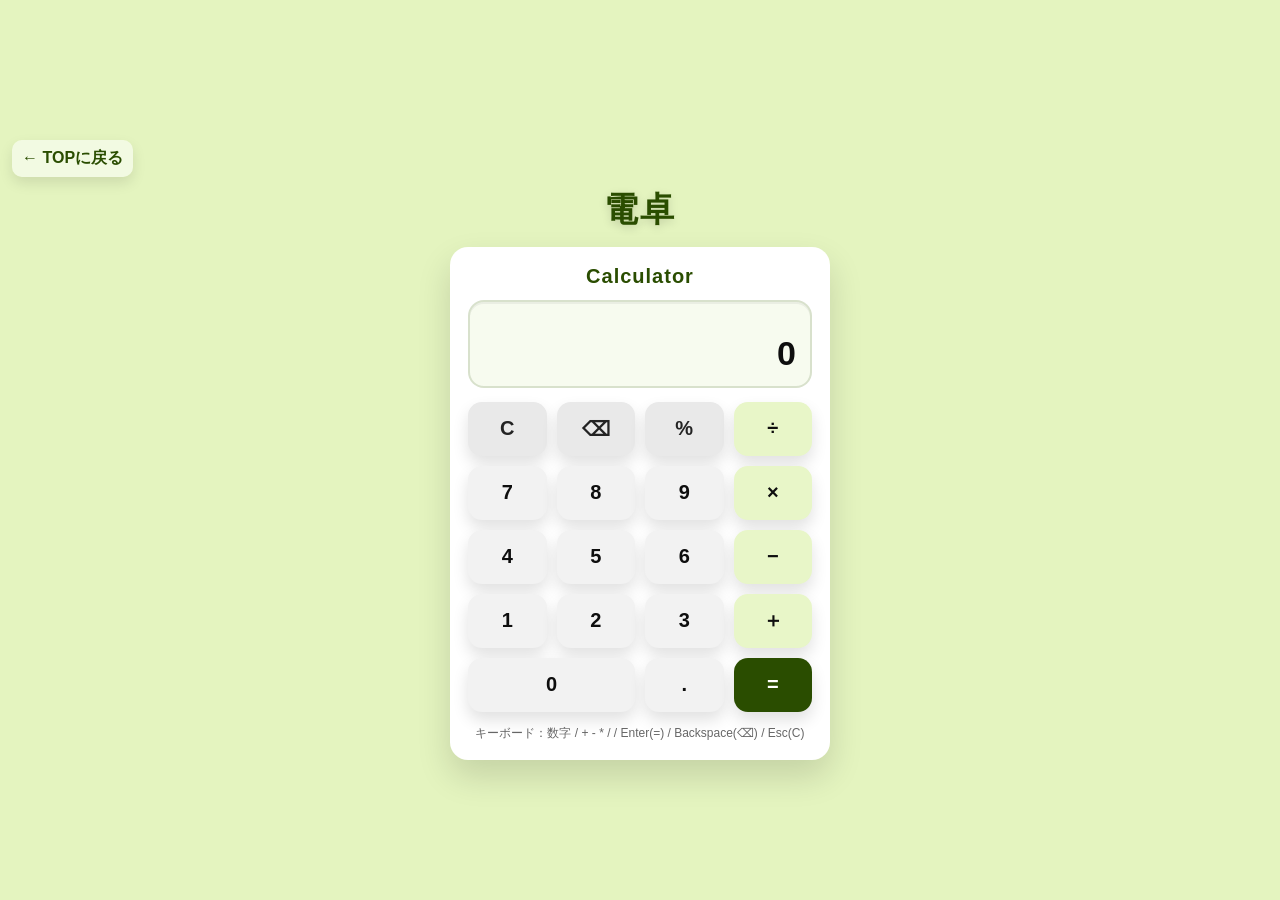
<file: denntaku.html>
<!DOCTYPE html>
<html lang="ja">
<head>
  <meta charset="utf-8" />
  <meta name="viewport" content="width=device-width, initial-scale=1" />
  <title>電卓</title>
   <link rel="stylesheet" href="denntaku.css">
</head>

<body>
    <a href="index.html" class="back">← TOPに戻る</a>
  <h1>電卓</h1>
  <main class="calc">
    <h1>Calculator</h1>

    <div class="screen">
      <div class="expr" id="expr"> </div>
      <div class="result" id="result">0</div>
    </div>

    <div class="keys">
      <button class="key gray" data-action="clear">C</button>
      <button class="key gray" data-action="back">⌫</button>
      <button class="key gray" data-action="percent">%</button>
      <button class="key op" data-op="/">÷</button>

      <button class="key" data-num="7">7</button>
      <button class="key" data-num="8">8</button>
      <button class="key" data-num="9">9</button>
      <button class="key op" data-op="*">×</button>

      <button class="key" data-num="4">4</button>
      <button class="key" data-num="5">5</button>
      <button class="key" data-num="6">6</button>
      <button class="key op" data-op="-">−</button>

      <button class="key" data-num="1">1</button>
      <button class="key" data-num="2">2</button>
      <button class="key" data-num="3">3</button>
      <button class="key op" data-op="+">＋</button>

      <button class="key wide" data-num="0">0</button>
      <button class="key" data-action="dot">.</button>
      <button class="key eq" data-action="equal">=</button>
    </div>

    <p class="hint">キーボード：数字 / + - * / / Enter(=) / Backspace(⌫) / Esc(C)</p>
  </main>

  <script src="dentaku.js"></script>
</body>
</html>
</file>
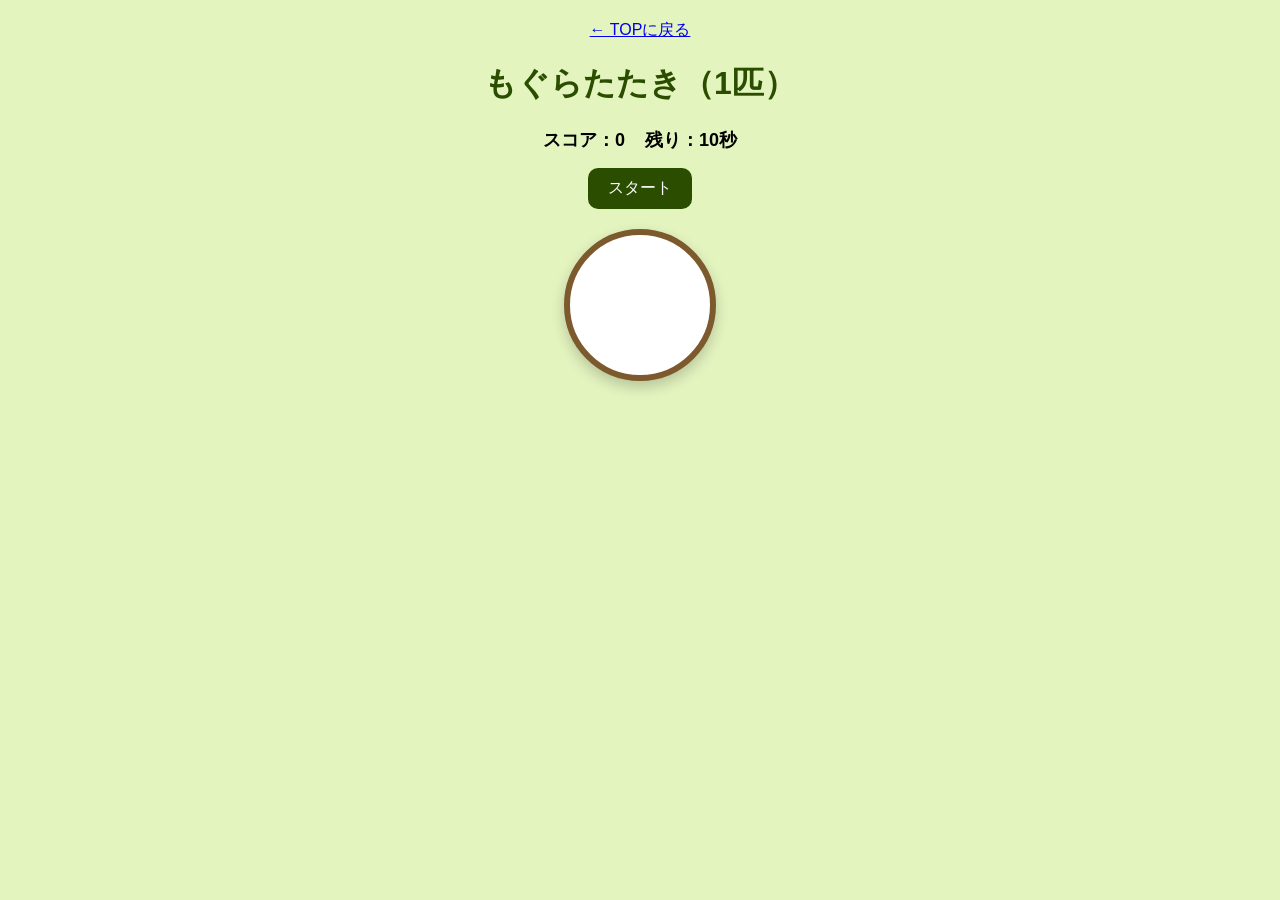
<file: mogura.html>
<!doctype html>
<html lang="ja">
<head>
  <meta charset="utf-8">
  <meta name="viewport" content="width=device-width, initial-scale=1">
  <title>もぐらたたき</title>
  <link rel="stylesheet" href="mogura.css">
</head>

<body>
  <a href="index.html" class="back">← TOPに戻る</a>
  <h1>もぐらたたき（1匹）</h1>

  <div class="info">
    <div>スコア：<span id="score">0</span></div>
    <div>残り：<span id="time">10</span>秒</div>
  </div>

  <button id="start">スタート</button>

  <div class="field">
    <div class="hole" id="hole"></div>
  </div>

  <script src="mogura.js"></script>

</body>
</html>
</file>
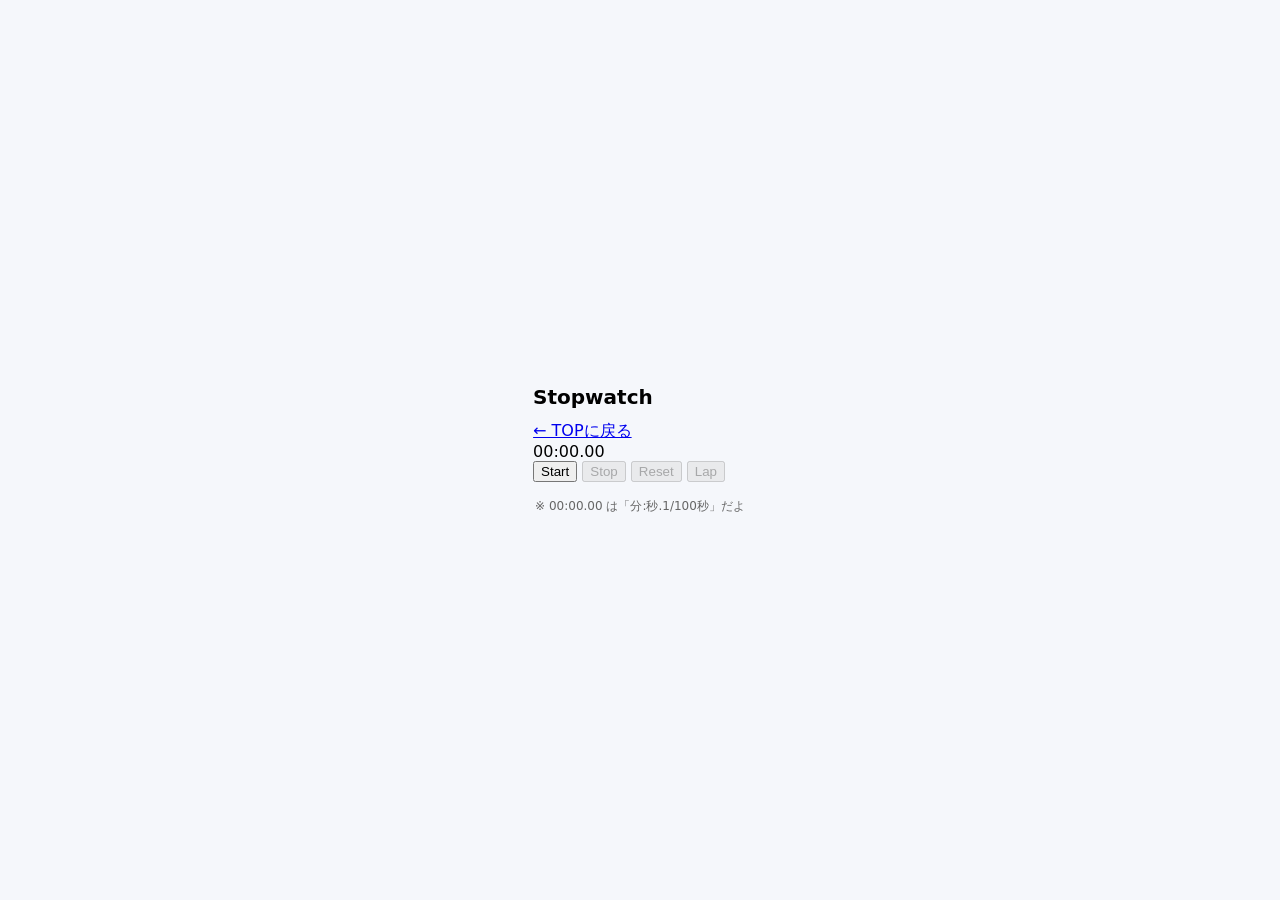
<file: stopwatch.html>
<!doctype html>
<html lang="ja">
<head>
  <meta charset="utf-8" />
  <meta name="viewport" content="width=device-width, initial-scale=1" />
  <title>ストップウォッチ</title>
  <link rel="stylesheet" href="stopwatch.css">
</head>
<body>
  <main class="app">
    <h1>Stopwatch</h1>
    <a href="index.html" class="back">← TOPに戻る</a>
    <div class="time" id="time">00:00.00</div>

    <div class="buttons">
      <button id="startBtn">Start</button>
      <button id="stopBtn" disabled>Stop</button>
      <button id="resetBtn" disabled>Reset</button>
      <button id="lapBtn" disabled>Lap</button>
    </div>

    <ol class="laps" id="laps"></ol>

    <p class="hint">※ 00:00.00 は「分:秒.1/100秒」だよ</p>
  </main>

   <script src="stopwatch.js"></script>
</body>
</html>
</file>
<file: denntaku.css>
@charset "utf-8";

/* ===== リセット ===== */
*{ box-sizing: border-box; }

body{
  margin: 0;
  min-height: 100vh;
  background: #e4f4bf;
  color: #0e0e0e;
  font-family: "YuGothic","Yu Gothic",sans-serif;

  display: flex;
  flex-direction: column;
  align-items: center;
  justify-content: center;
  text-align: center;

  padding: 24px 12px;
}

/* ===== 戻るリンク ===== */
.back{
  align-self: flex-start;
  text-decoration: none;
  color: #2a4d00;
  font-weight: 800;
  margin: 0 0 10px;
  padding: 8px 10px;
  border-radius: 10px;
  background: rgba(255,255,255,0.55);
  box-shadow: 0 6px 14px rgba(0,0,0,0.10);
}

.back:hover{ filter: brightness(0.98); }
.back:active{ transform: translateY(1px); }

/* ===== ページ見出し（外側の電卓） ===== */
body > h1{
  margin: 0 0 14px;
  font-size: 34px;
  font-weight: 900;
  letter-spacing: 2px;
  color: #2a4d00;
  text-shadow: 0 3px 10px rgba(0,0,0,0.15);
}

/* ===== 電卓カード ===== */
.calc{
  width: min(380px, 100%);
  background: #ffffff;
  border-radius: 18px;
  padding: 18px;
  box-shadow: 0 16px 34px rgba(0,0,0,0.14);
}

/* 内側タイトル（Calculator） */
.calc > h1{
  margin: 0 0 12px;
  font-size: 20px;
  font-weight: 900;
  letter-spacing: 1px;
  color: #2a4d00;
}

/* ===== 画面 ===== */
.screen{
  width: 100%;
  border-radius: 16px;
  padding: 12px 14px;
  text-align: right;
  background: #f7fbef;
  border: 2px solid rgba(42,77,0,0.15);
  box-shadow: inset 0 2px 0 rgba(0,0,0,0.05);
  margin-bottom: 14px;
}

.expr{
  min-height: 20px;
  font-size: 14px;
  color: rgba(0,0,0,0.55);
  letter-spacing: 0.5px;
  overflow-wrap: anywhere;
}

.result{
  font-size: 34px;
  font-weight: 900;
  color: #0e0e0e;
  line-height: 1.15;
  overflow-wrap: anywhere;
}

/* ===== キー配置 ===== */
.keys{
  display: grid;
  grid-template-columns: repeat(4, 1fr);
  gap: 10px;
}

/* ===== ボタン共通 ===== */
.key{
  height: 54px;
  border: none;
  border-radius: 14px;
  background: #f2f2f2;
  color: #0e0e0e;

  font-size: 20px;
  font-weight: 900;
  cursor: pointer;

  box-shadow: 0 8px 16px rgba(0,0,0,0.12);
  transition: transform 0.06s ease, filter 0.06s ease;
  user-select: none;
}

.key:hover{ filter: brightness(0.99); }
.key:active{
  transform: translateY(1px);
  filter: brightness(0.95);
}

/* ===== 特殊キー ===== */
.key.gray{
  background: #e9e9e9;
  color: rgba(0,0,0,0.85);
}

.key.op{
  background: #e8f6c8;
}

.key.eq{
  background: #2a4d00;
  color: #ffffff;
}

/* 0の横長 */
.key.wide{
  grid-column: span 2;
}

/* ===== ヒント ===== */
.hint{
  margin: 12px 0 0;
  font-size: 12px;
  line-height: 1.5;
  color: rgba(0,0,0,0.6);
}

/* ===== スマホ対応 ===== */
@media (max-width: 420px){
  body{ padding: 18px 10px; }
  body > h1{ font-size: 28px; margin-bottom: 12px; }

  .calc{ padding: 14px; border-radius: 16px; }
  .screen{ border-radius: 14px; padding: 10px 12px; }

  .result{ font-size: 30px; }
  .key{ height: 50px; font-size: 18px; border-radius: 12px; }
}
</file>
<file: mogura.css>
body{
  font-family: "Yu Gothic", sans-serif;
  text-align: center;
  background: #e4f4bf;
  margin: 0;
  padding: 20px;
}

h1{
  color: #2a4d00;
}

.info{
  display: flex;
  justify-content: center;
  gap: 20px;
  margin: 16px 0;
  font-size: 18px;
  font-weight: bold;
}

button{
  padding: 10px 20px;
  font-size: 16px;
  margin-bottom: 20px;
  cursor: pointer;
  border: none;
  border-radius: 10px;
  background: #2a4d00;
  color: #fff;
}

.field{
  display: flex;
  justify-content: center;
}

.hole{
  width: 140px;
  height: 140px;
  border-radius: 50%;
  background: #ffffff;
  border: 6px solid #7c5a2e;
  box-shadow: 0 6px 14px rgba(0,0,0,0.2);
  cursor: pointer;
  transition: background 0.15s, transform 0.08s;
}

.hole:active{
  transform: scale(0.95);
}

.hole.active{
  background: #7c5a2e;
}
</file>
<file: stopwatch.css>
* { box-sizing: border-box; }

body{
  margin:0;
  min-height:100vh;
  display:grid;
  place-items:center;
  background:#f5f7fb;
  font-family: system-ui, "Hiragino Kaku Gothic ProN", "Noto Sans JP", sans-serif;
}

.calc{
  width:min(380px, 92vw);
  background:#fff;
  border-radius:18px;
  padding:18px;
  box-shadow:0 10px 30px rgba(0,0,0,.08);
}

h1{
  margin:0 0 12px;
  font-size:20px;
}

.screen{
  background:#0f172a;
  color:#fff;
  border-radius:14px;
  padding:14px;
  margin-bottom:12px;
}

.expr{
  min-height:18px;
  opacity:.75;
  font-size:13px;
  word-break:break-all;
}

.result{
  font-size:36px;
  font-weight:700;
  text-align:right;
  margin-top:6px;
  font-variant-numeric: tabular-nums;
}

.keys{
  display:grid;
  grid-template-columns: repeat(4, 1fr);
  gap:10px;
}

.key{
  border:none;
  border-radius:14px;
  padding:14px 10px;
  font-size:18px;
  cursor:pointer;
  background:#eef2ff;
}

.key:active{ transform: translateY(1px); }

.key.gray{ background:#e5e7eb; }
.key.op{ background:#dbeafe; }
.key.eq{ background:#2f6fed; color:#fff; font-weight:800; }

.key.wide{ grid-column: span 2; }

.hint{
  margin:12px 2px 0;
  font-size:12px;
  color:#666;
}
</file>
